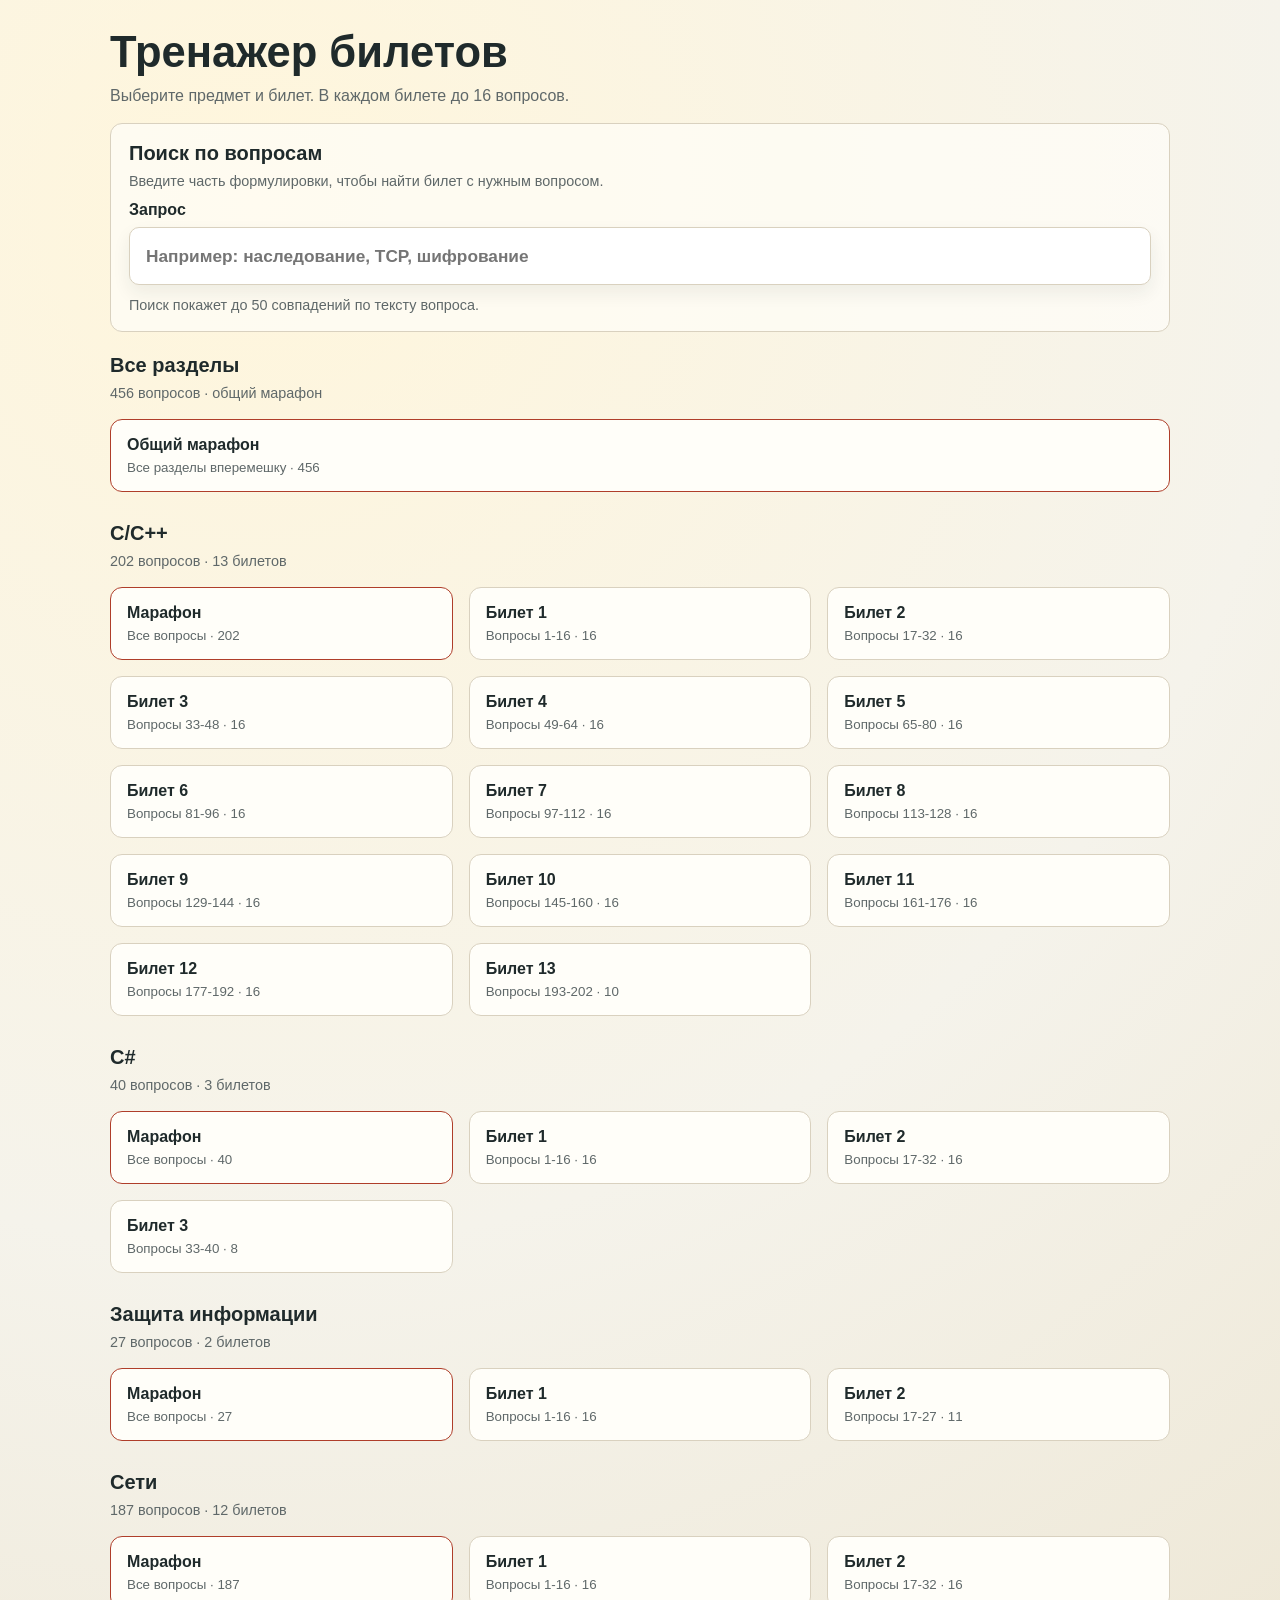
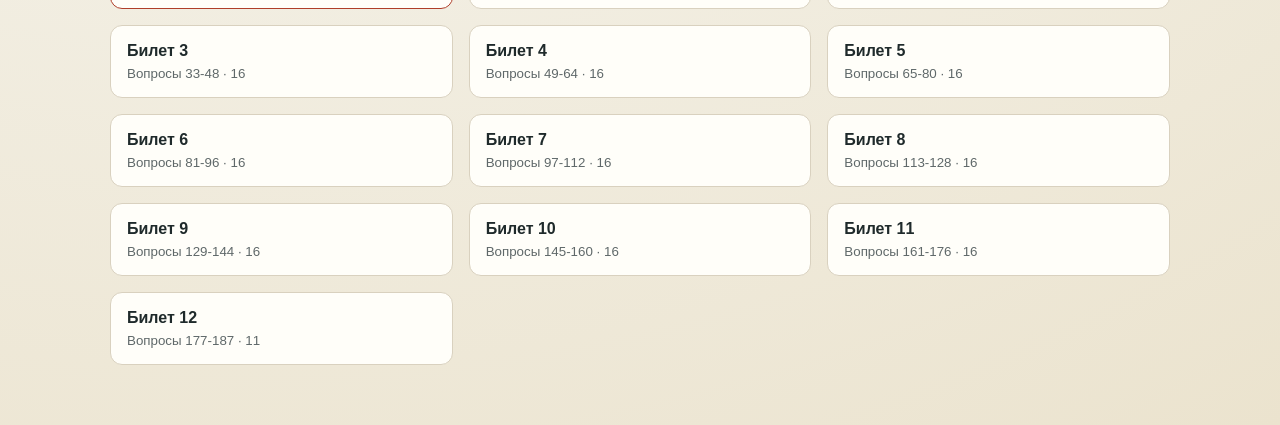
<file: index.html>
﻿<!doctype html>
<html lang="ru">
<head>
  <meta charset="UTF-8" />
  <meta name="viewport" content="width=device-width, initial-scale=1.0" />
  <meta name="theme-color" content="#af3e2a" />
  <title>ГИА — выбор теста</title>
  <link rel="manifest" href="./manifest.webmanifest" />
  <link rel="icon" href="./icon.svg" type="image/svg+xml" />
  <link rel="stylesheet" href="./styles.css" />
</head>
<body>
  <main class="page">
    <header class="hero">
      <h1>Тренажер  билетов</h1>
      <p>Выберите предмет и билет. В каждом билете до 16 вопросов.</p>
    </header>

    <section class="search-panel" aria-labelledby="question-search-title">
      <div class="search-head">
        <h2 id="question-search-title">Поиск по вопросам</h2>
        <p class="meta">Введите часть формулировки, чтобы найти билет с нужным вопросом.</p>
      </div>
      <label class="search-field">
        <span>Запрос</span>
        <input id="question-search" type="search" placeholder="Например: наследование, TCP, шифрование" autocomplete="off" />
      </label>
      <div id="search-results" class="search-results" aria-live="polite"></div>
    </section>

    <section id="ticket-menu" class="ticket-menu"></section>
  </main>

  <script src="./embedded-data.js"></script>
  <script src="./quiz-categories.js"></script>
  <script src="./index-page.js" defer></script>
  <script src="./pwa.js" defer></script>
</body>
</html>
</file>
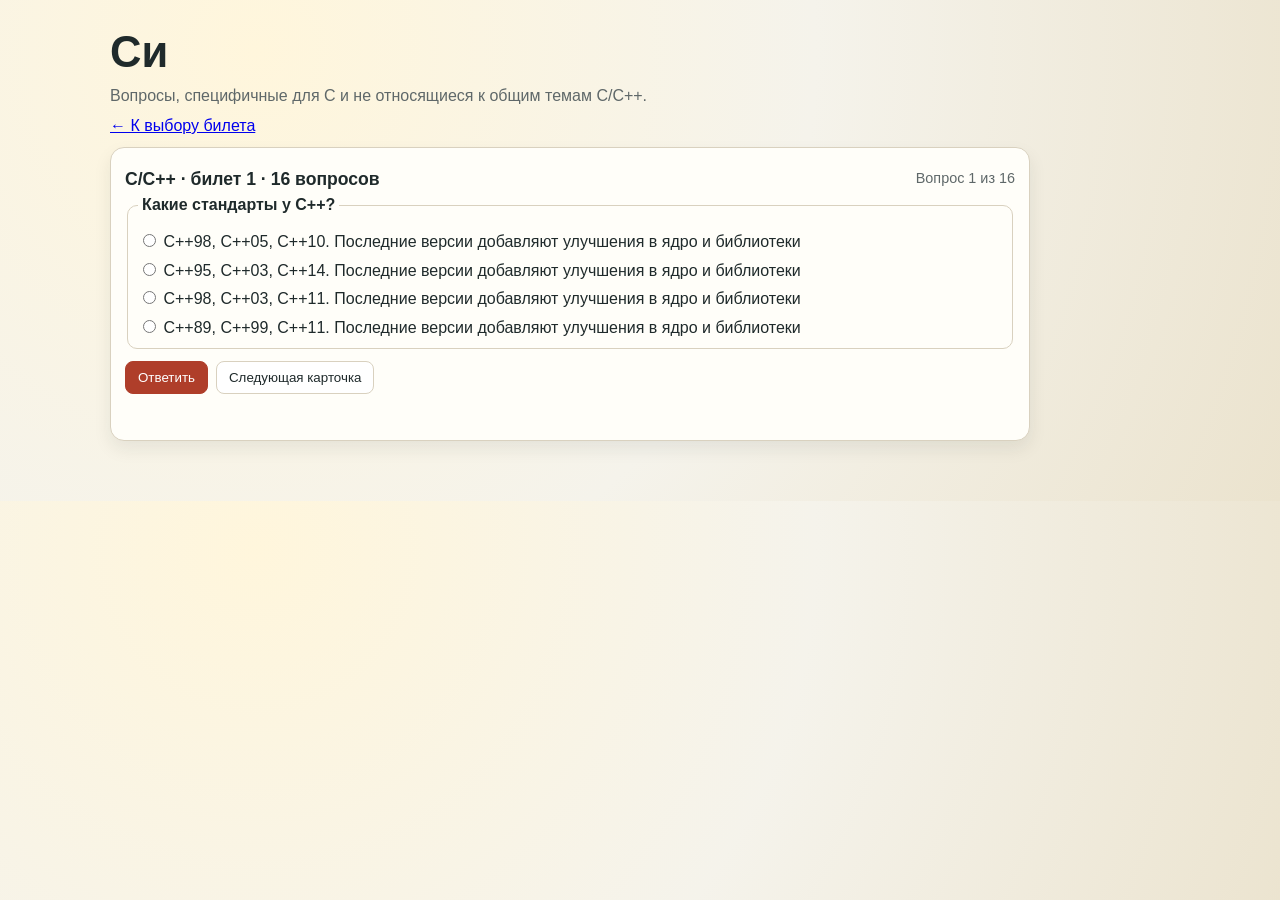
<file: c-basic.html>
<!doctype html>
<html lang="ru">
<head>
  <meta charset="UTF-8" />
  <meta name="viewport" content="width=device-width, initial-scale=1.0" />
  <meta name="theme-color" content="#af3e2a" />
  <title>ГИА — Си</title>
  <link rel="manifest" href="./manifest.webmanifest" />
  <link rel="icon" href="./icon.svg" type="image/svg+xml" />
  <link rel="stylesheet" href="./styles.css" />
</head>
<body>
  <main class="page">
    <header class="hero">
      <h1>Си</h1>
      <p>Вопросы, специфичные для C и не относящиеся к общим темам C/C++.</p>
      <p><a href="./index.html">← К выбору билета</a></p>
    </header>

    <section id="quiz-host"></section>
  </main>

  <script>
    window.QUIZ_FILE = 'C.csv';
    window.QUIZ_CATEGORY = 'c';
  </script>
  <script src="./embedded-data.js"></script>
  <script src="./quiz-categories.js"></script>
  <script src="./quiz-page.js" defer></script>
  <script src="./pwa.js" defer></script>
</body>
</html>
</file>
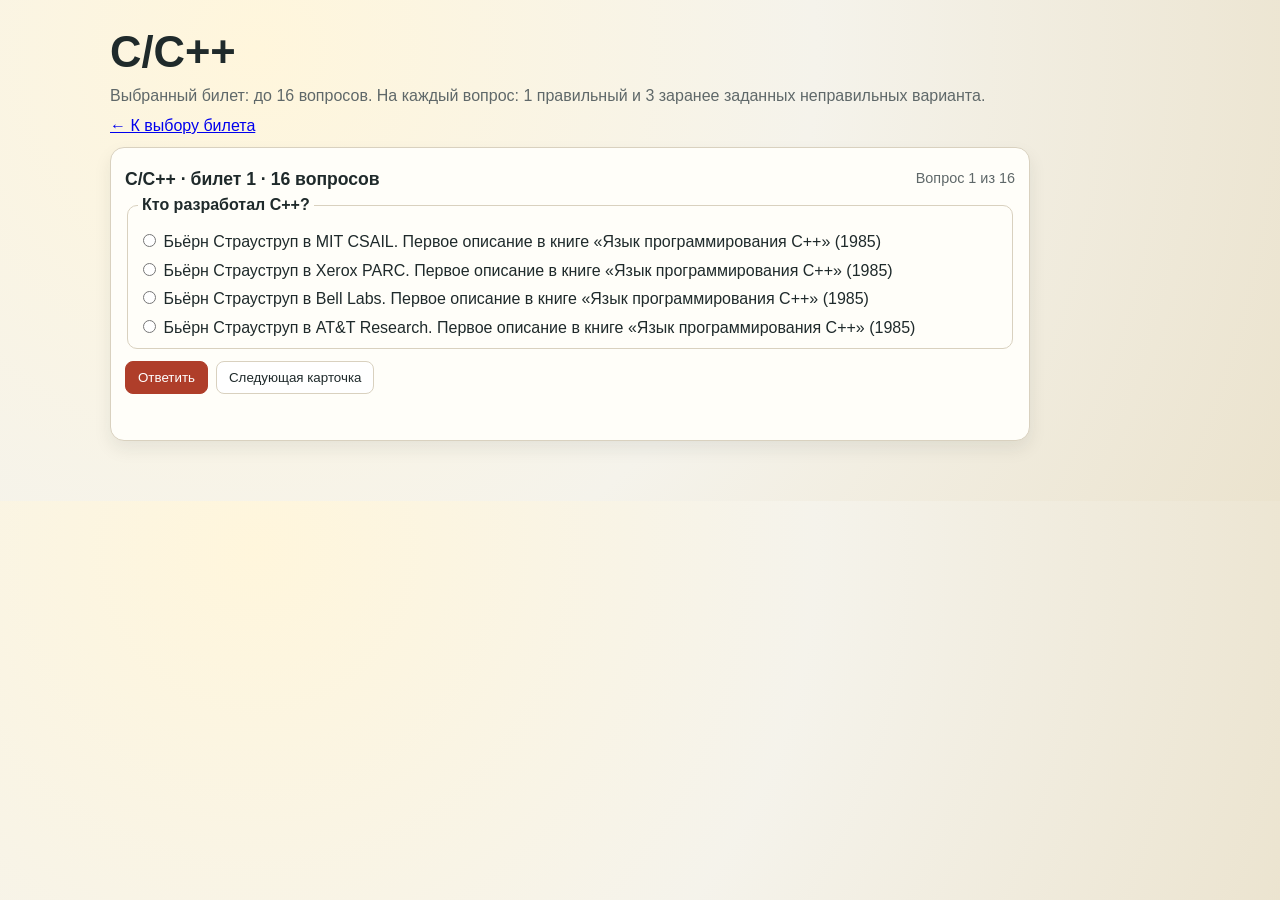
<file: c.html>
﻿<!doctype html>
<html lang="ru">
<head>
  <meta charset="UTF-8" />
  <meta name="viewport" content="width=device-width, initial-scale=1.0" />
  <meta name="theme-color" content="#af3e2a" />
  <title>ГИА — C/C++</title>
  <link rel="manifest" href="./manifest.webmanifest" />
  <link rel="icon" href="./icon.svg" type="image/svg+xml" />
  <link rel="stylesheet" href="./styles.css" />
</head>
<body>
  <main class="page">
    <header class="hero">
      <h1>C/C++</h1>
      <p>Выбранный билет: до 16 вопросов. На каждый вопрос: 1 правильный и 3 заранее заданных неправильных варианта.</p>
      <p><a href="./index.html">← К выбору билета</a></p>
    </header>

    <section id="quiz-host"></section>
  </main>

  <script>
    window.QUIZ_FILE = 'C.csv';
    window.QUIZ_CATEGORY = 'c-cpp';
  </script>
  <script src="./embedded-data.js"></script>
  <script src="./quiz-categories.js"></script>
  <script src="./quiz-page.js" defer></script>
  <script src="./pwa.js" defer></script>
</body>
</html>
</file>
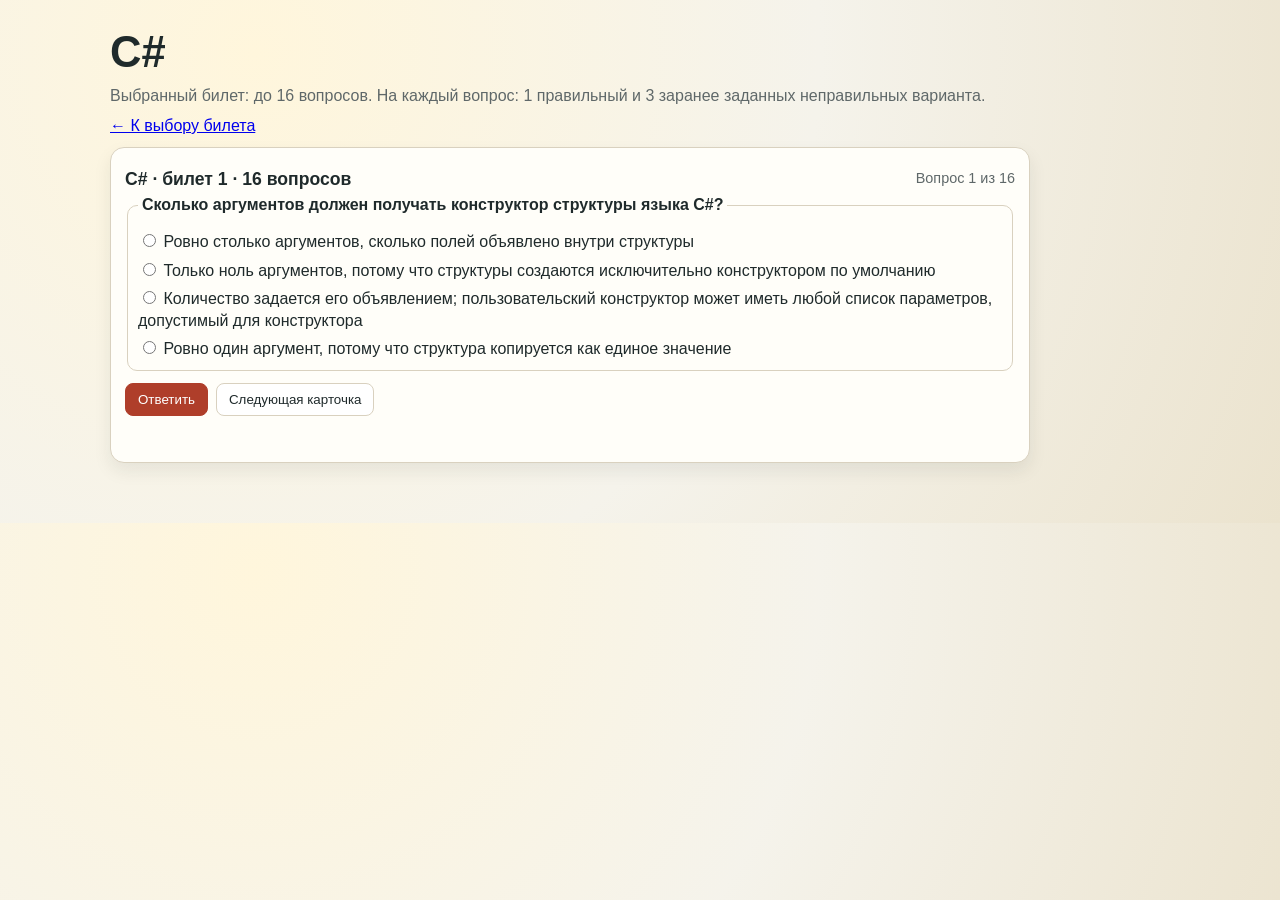
<file: csharp.html>
<!doctype html>
<html lang="ru">
<head>
  <meta charset="UTF-8" />
  <meta name="viewport" content="width=device-width, initial-scale=1.0" />
  <meta name="theme-color" content="#af3e2a" />
  <title>ГИА — C#</title>
  <link rel="manifest" href="./manifest.webmanifest" />
  <link rel="icon" href="./icon.svg" type="image/svg+xml" />
  <link rel="stylesheet" href="./styles.css" />
</head>
<body>
  <main class="page">
    <header class="hero">
      <h1>C#</h1>
      <p>Выбранный билет: до 16 вопросов. На каждый вопрос: 1 правильный и 3 заранее заданных неправильных варианта.</p>
      <p><a href="./index.html">← К выбору билета</a></p>
    </header>

    <section id="quiz-host"></section>
  </main>

  <script>
    window.QUIZ_FILE = 'CSharp.csv';
    window.QUIZ_CATEGORY = 'csharp';
  </script>
  <script src="./embedded-data.js"></script>
  <script src="./quiz-categories.js"></script>
  <script src="./quiz-page.js" defer></script>
  <script src="./pwa.js" defer></script>
</body>
</html>
</file>
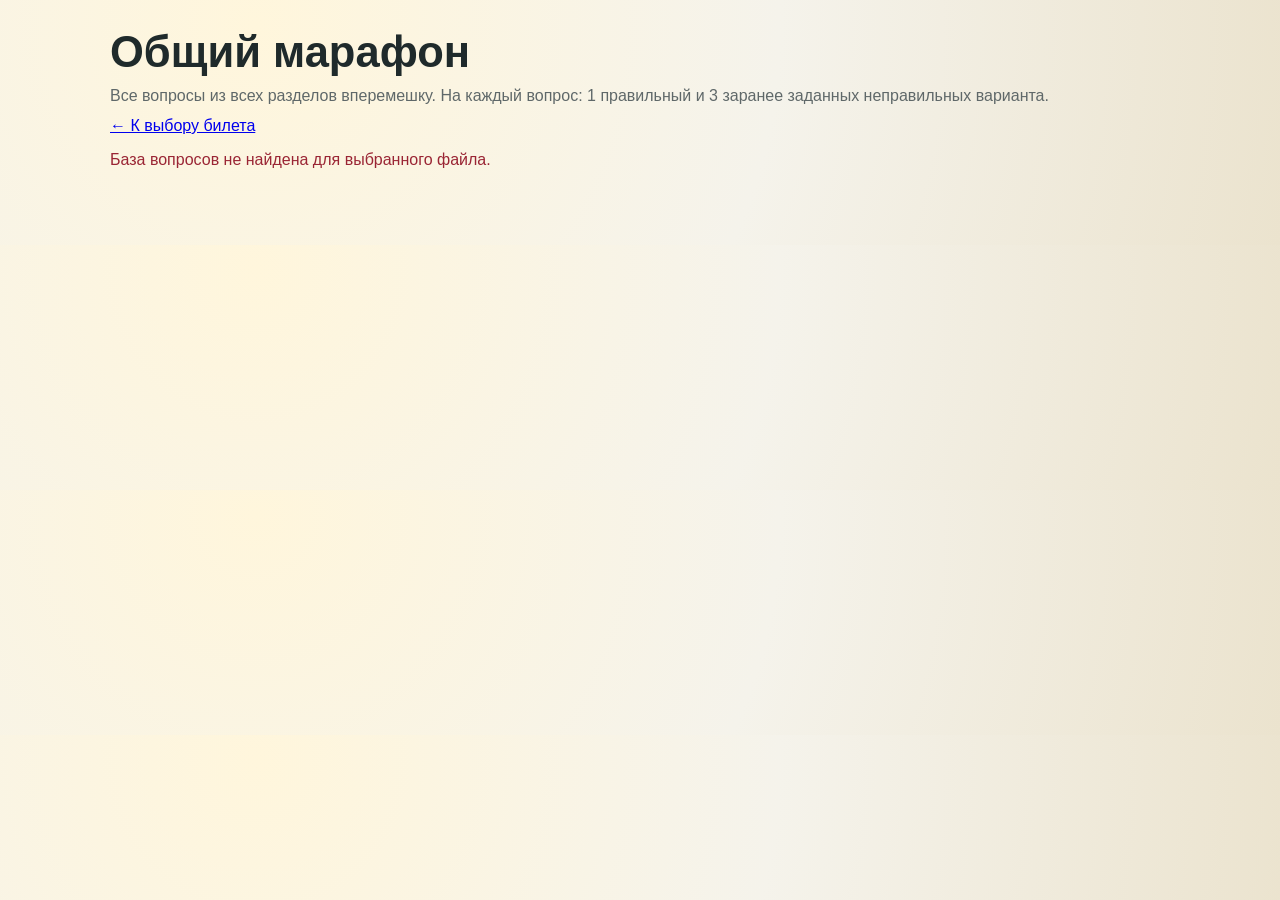
<file: marathon.html>
<!doctype html>
<html lang="ru">
<head>
  <meta charset="UTF-8" />
  <meta name="viewport" content="width=device-width, initial-scale=1.0" />
  <meta name="theme-color" content="#af3e2a" />
  <title>ГИА — Общий марафон</title>
  <link rel="manifest" href="./manifest.webmanifest" />
  <link rel="icon" href="./icon.svg" type="image/svg+xml" />
  <link rel="stylesheet" href="./styles.css" />
</head>
<body>
  <main class="page">
    <header class="hero">
      <h1>Общий марафон</h1>
      <p>Все вопросы из всех разделов вперемешку. На каждый вопрос: 1 правильный и 3 заранее заданных неправильных варианта.</p>
      <p><a href="./index.html">← К выбору билета</a></p>
    </header>

    <section id="quiz-host"></section>
  </main>

  <script>window.QUIZ_FILE = 'ALL';</script>
  <script src="./embedded-data.js"></script>
  <script src="./quiz-categories.js"></script>
  <script src="./quiz-page.js" defer></script>
  <script src="./pwa.js" defer></script>
</body>
</html>
</file>
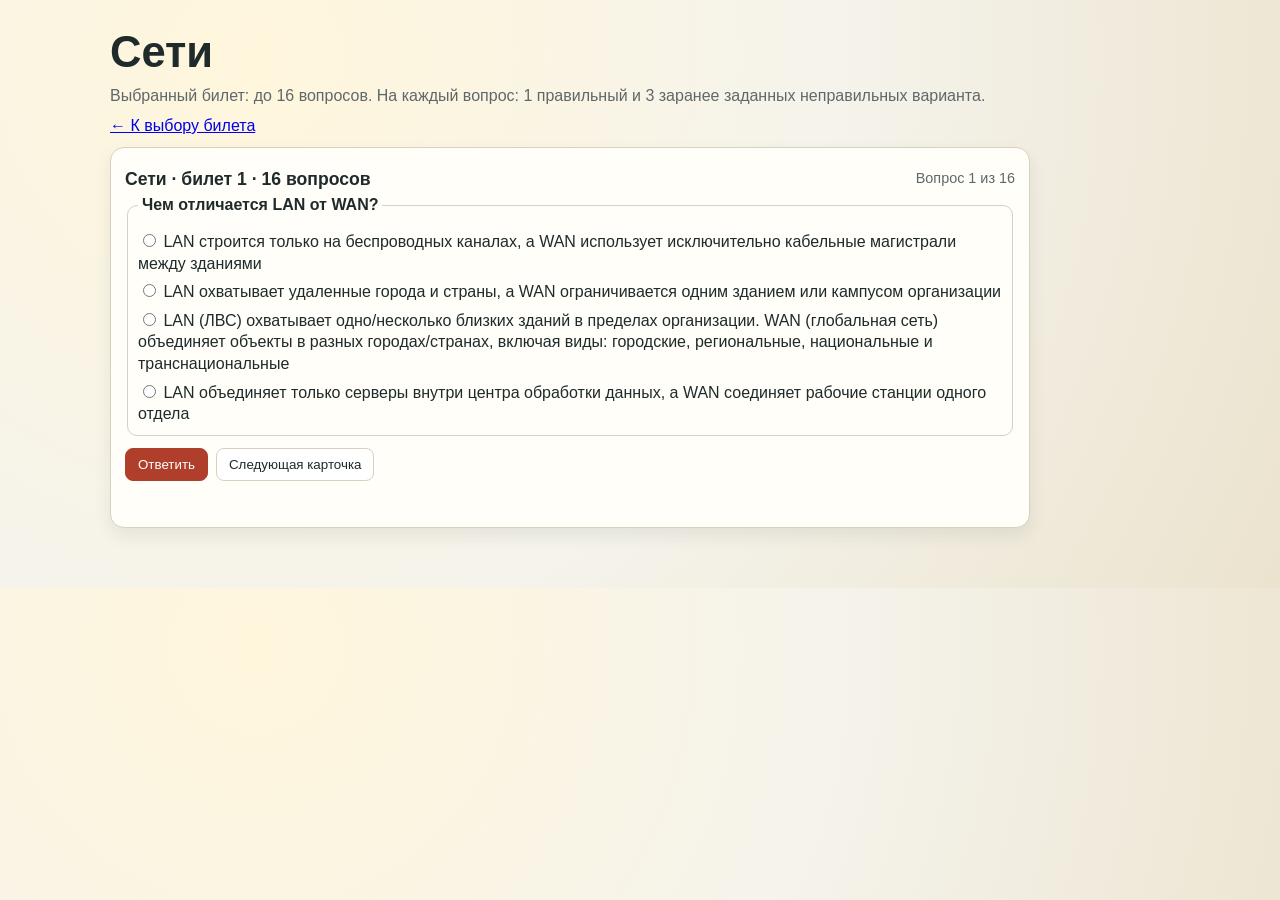
<file: networks.html>
﻿<!doctype html>
<html lang="ru">
<head>
  <meta charset="UTF-8" />
  <meta name="viewport" content="width=device-width, initial-scale=1.0" />
  <meta name="theme-color" content="#af3e2a" />
  <title>ГИА — Сети</title>
  <link rel="manifest" href="./manifest.webmanifest" />
  <link rel="icon" href="./icon.svg" type="image/svg+xml" />
  <link rel="stylesheet" href="./styles.css" />
</head>
<body>
  <main class="page">
    <header class="hero">
      <h1>Сети</h1>
      <p>Выбранный билет: до 16 вопросов. На каждый вопрос: 1 правильный и 3 заранее заданных неправильных варианта.</p>
      <p><a href="./index.html">← К выбору билета</a></p>
    </header>

    <section id="quiz-host"></section>
  </main>

  <script>window.QUIZ_FILE = 'Сети_норм.csv';</script>
  <script src="./embedded-data.js"></script>
  <script src="./quiz-categories.js"></script>
  <script src="./quiz-page.js" defer></script>
  <script src="./pwa.js" defer></script>
</body>
</html>
</file>
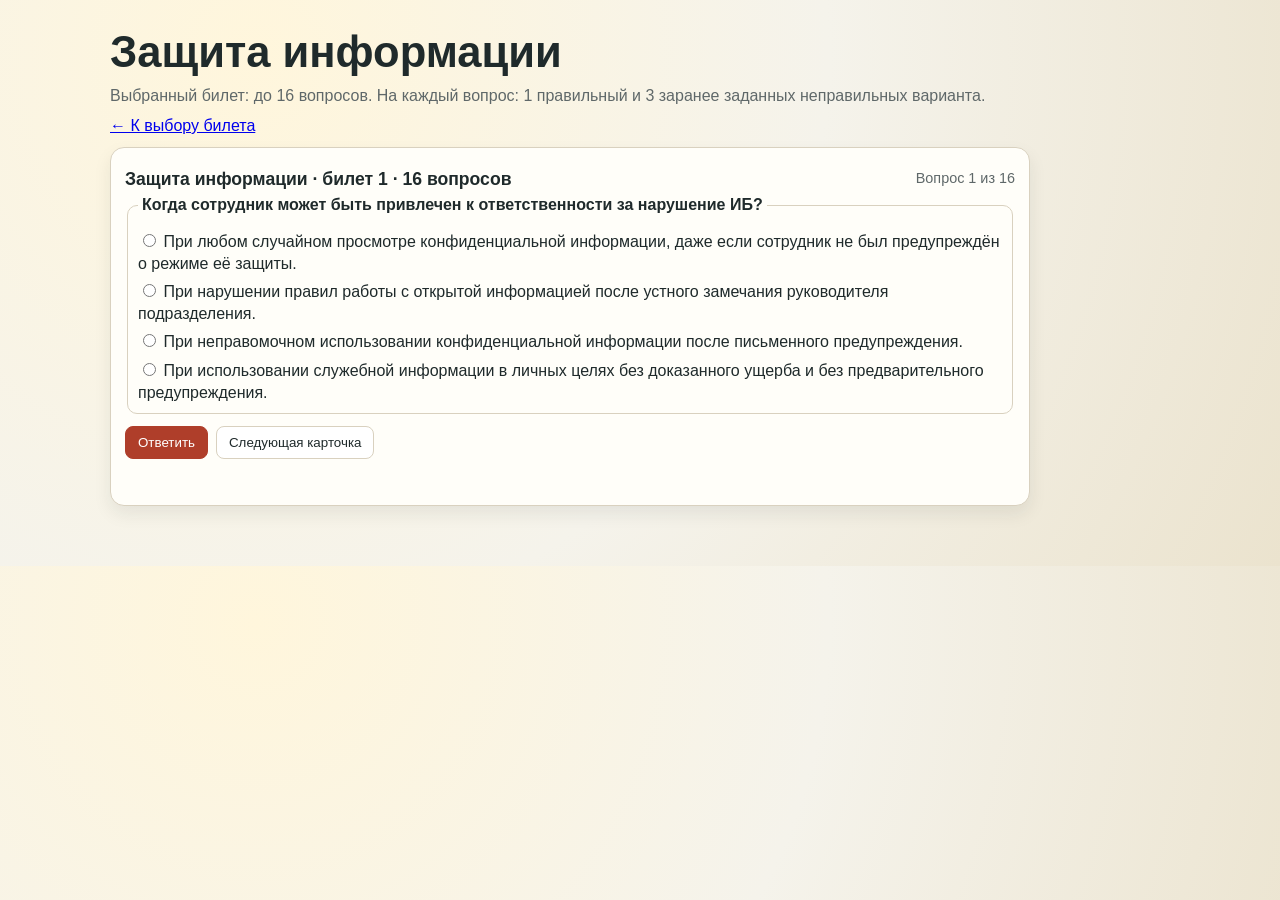
<file: security.html>
﻿<!doctype html>
<html lang="ru">
<head>
  <meta charset="UTF-8" />
  <meta name="viewport" content="width=device-width, initial-scale=1.0" />
  <meta name="theme-color" content="#af3e2a" />
  <title>ГИА — Защита информации</title>
  <link rel="manifest" href="./manifest.webmanifest" />
  <link rel="icon" href="./icon.svg" type="image/svg+xml" />
  <link rel="stylesheet" href="./styles.css" />
</head>
<body>
  <main class="page">
    <header class="hero">
      <h1>Защита информации</h1>
      <p>Выбранный билет: до 16 вопросов. На каждый вопрос: 1 правильный и 3 заранее заданных неправильных варианта.</p>
      <p><a href="./index.html">← К выбору билета</a></p>
    </header>

    <section id="quiz-host"></section>
  </main>

  <script>window.QUIZ_FILE = 'Защита_информации.csv';</script>
  <script src="./embedded-data.js"></script>
  <script src="./quiz-categories.js"></script>
  <script src="./quiz-page.js" defer></script>
  <script src="./pwa.js" defer></script>
</body>
</html>
</file>
<file: styles.css>
﻿:root {
  --bg: #f5f3eb;
  --ink: #1f2a2b;
  --panel: #fffef9;
  --muted: #5f6869;
  --accent: #af3e2a;
  --ok: #1f7d48;
  --bad: #9a2534;
  --line: #d9d1bf;
}

* { box-sizing: border-box; }

body {
  margin: 0;
  font-family: "IBM Plex Sans", "Segoe UI", sans-serif;
  color: var(--ink);
  background: radial-gradient(circle at 20% 10%, #fff6dc 0, var(--bg) 50%, #ebe3ce 100%);
}

.page { max-width: 1100px; margin: 0 auto; padding: 28px 20px 60px; }
.hero h1 { margin: 0; font-size: clamp(1.8rem, 3.4vw, 2.8rem); }
.hero p { margin: 10px 0 12px; color: var(--muted); }

.cards { display: grid; gap: 16px; grid-template-columns: repeat(auto-fit, minmax(280px, 1fr)); }
.menu-cards { margin-top: 18px; }
.ticket-menu { display: grid; gap: 26px; margin-top: 18px; }
.ticket-section { padding-top: 4px; }
.section-head h2 { margin: 0; font-size: 1.25rem; }
.menu-card {
  display: block;
  padding: 16px;
  border: 1px solid var(--line);
  border-radius: 12px;
  background: var(--panel);
  color: var(--ink);
  text-decoration: none;
  font-weight: 600;
}
.ticket-card { display: grid; gap: 6px; }
.ticket-card small { color: var(--muted); font-weight: 500; }
.marathon-card { border-color: var(--accent); }

.search-panel {
  margin-top: 18px;
  padding: 18px;
  border: 1px solid var(--line);
  border-radius: 12px;
  background: rgba(255, 254, 249, 0.72);
}
.search-head h2 { margin: 0; font-size: 1.25rem; }
.search-field {
  display: grid;
  gap: 8px;
  width: 100%;
  margin-top: 12px;
  font-weight: 600;
}
.search-field input {
  width: 100%;
  min-height: 58px;
  border: 1px solid var(--line);
  border-radius: 10px;
  padding: 14px 16px;
  color: var(--ink);
  background: #fff;
  box-shadow: 0 8px 18px rgba(31, 42, 43, 0.07);
  font: inherit;
  font-size: 1.08rem;
}
.search-field input:focus {
  outline: 3px solid rgba(175, 62, 42, 0.22);
  border-color: var(--accent);
  box-shadow: 0 10px 24px rgba(31, 42, 43, 0.11);
}
.search-results { margin-top: 12px; }
.search-empty,
.search-count { margin: 0; color: var(--muted); font-size: 0.9rem; }
.search-list { display: grid; gap: 8px; margin-top: 10px; }
.search-result {
  display: grid;
  gap: 4px;
  padding: 12px;
  border: 1px solid var(--line);
  border-radius: 8px;
  background: var(--panel);
  color: var(--ink);
  text-decoration: none;
}
.search-result span { line-height: 1.35; }
.search-result small { color: var(--muted); }

.card { background: var(--panel); border: 1px solid var(--line); border-radius: 14px; padding: 14px; box-shadow: 0 8px 18px rgba(31, 42, 43, 0.08); }
.single-card { max-width: 920px; }
.card-head { display: flex; justify-content: space-between; gap: 12px; align-items: center; }
.card-title { margin: 0; font-size: 1.1rem; }
.meta { color: var(--muted); margin: 8px 0 10px; font-size: 0.9rem; }
.question { border: 1px solid var(--line); border-radius: 10px; padding: 10px; }
.question legend { padding: 0 4px; font-weight: 600; }
.option { display: block; margin-top: 7px; line-height: 1.35; }
.actions { display: flex; gap: 8px; margin-top: 12px; }

.btn { border: 1px solid var(--line); background: #fff; color: var(--ink); border-radius: 8px; padding: 8px 12px; cursor: pointer; }
.btn-primary { border-color: var(--accent); color: var(--accent); }
.btn-check { background: var(--accent); border-color: var(--accent); color: #fff; }
.result { min-height: 22px; margin: 10px 0 0; font-weight: 600; }
.good { color: var(--ok); }
.bad { color: var(--bad); }
</file>
